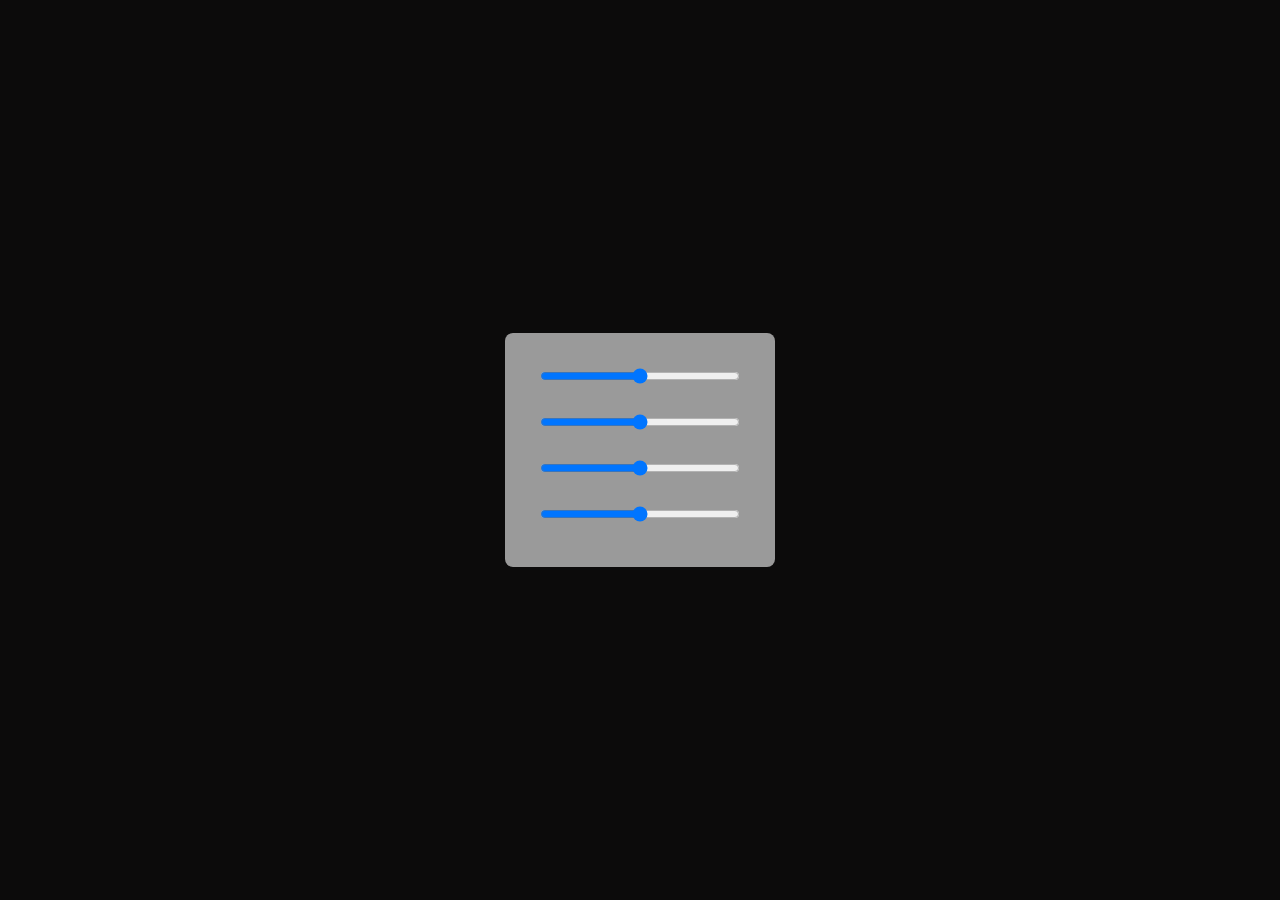
<file: hex-colour-picker/index.html>
<!DOCTYPE html>
<html lang="en">
  <head>
    <meta charset="UTF-8" />
    <meta name="viewport" content="width=device-width, initial-scale=1.0" />
    <title>play grouond</title>
    <link rel="stylesheet" href="./style.css" />
  </head>
  <body>

    <div class="container">
      <div class="rgb-box">
        <input value="0" type="range" class="r" min="0" max="255" >
        <input value="0" type="range" class="g" min="0" max="255" >
        <input value="0" type="range" class="b" min="0" max="255" >
        <input value="0" type="range" class="o" step="0.01" min="0" max="1" >
      </div>

      <p class="show-code" >hello</p>

    </div>

    <script src="./script.js"></script>
  </body>
</html>
</file>
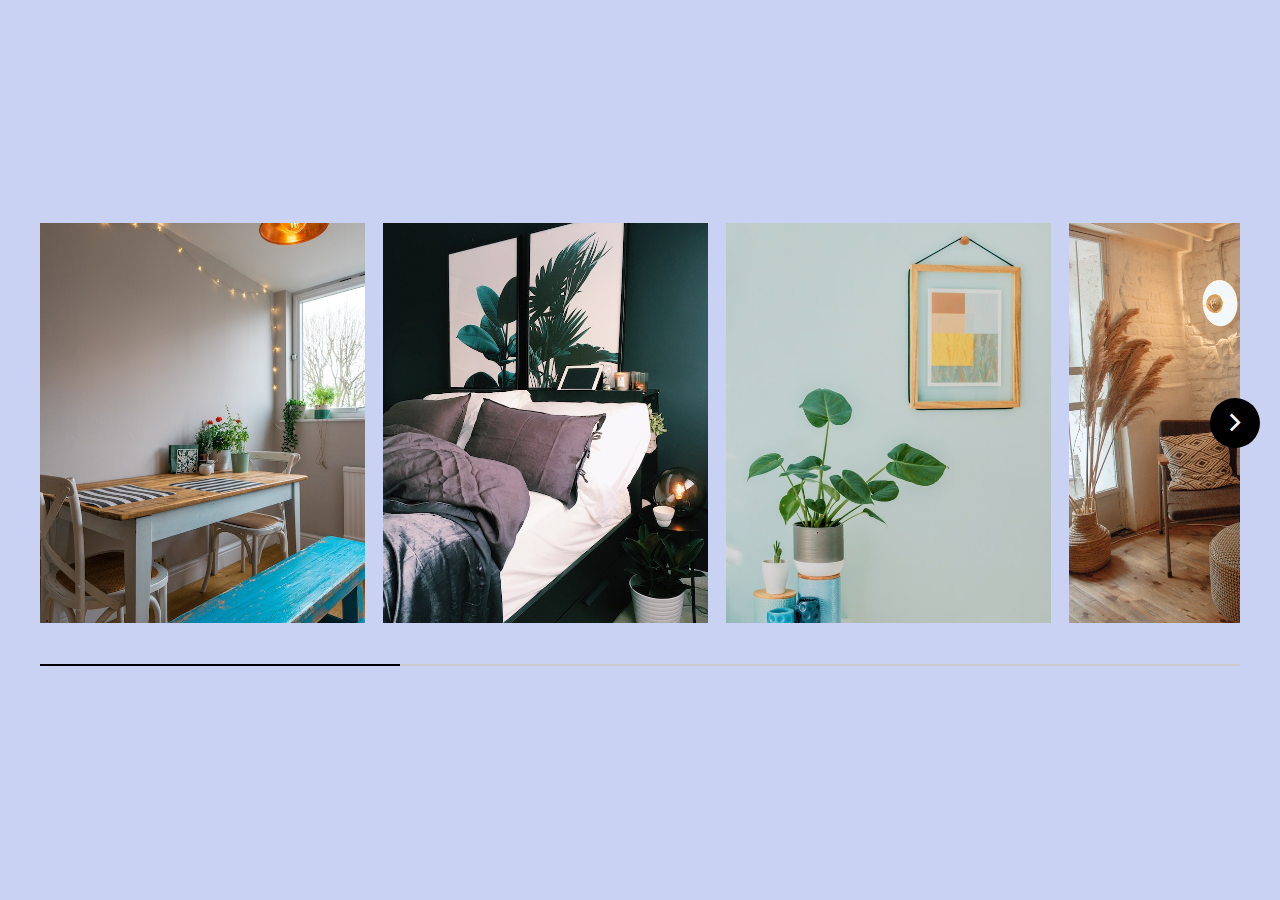
<file: Image Gallery 01/index.html>
<!DOCTYPE html>
<html lang="en">

<head>
    <meta charset="UTF-8">
    <meta name="viewport" content="width=device-width, initial-scale=1.0">
    <title>Image Slider</title>
    <link rel="stylesheet" href="style.css">
    <script src="script.js"></script>
    <link rel="stylesheet" href="https://fonts.googleapis.com/css2?family=Material+Symbols+Outlined:opsz,wght,FILL,GRAD@20..48,100..700,0..1,-50..200" />
    <script src="script.js" ></script>
</head>

<body>
    <div class="container">
        <div class="slider-wrapper">
            <button id="prev-slide" class=" slide-button material-symbols-outlined">chevron_left</button>
            <div class="image-list">
                <img src="img/img-1.jpg" alt="error" class="imge-item">
                <img src="img/img-2.jpg" alt="error" class="imge-item">
                <img src="img/img-3.jpg" alt="error" class="imge-item">
                <img src="img/img-4.jpg" alt="error" class="imge-item">
                <img src="img/img-5.jpg" alt="error" class="imge-item">
                <img src="img/img-6.jpg" alt="error" class="imge-item">
                <img src="img/img-7.jpg" alt="error" class="imge-item">
                <img src="img/img-8.jpg" alt="error" class="imge-item">
                <img src="img/img-9.jpg" alt="error" class="imge-item">
                <img src="img/img-10.jpg" alt="error" class="imge-item">
                <div class="imge-item btn"> <button class="btn-1"><a href="#">see more</a></button></div>
            </div>
            <button id="next-slide" class=" slide-button material-symbols-outlined">chevron_right</button>
        </div>
        <div class="slider-scrollbar">
            <div class="scrollbar-track">
                <div class="scrollbar-thumb"></div>
            </div>
        </div>
    </div>
</body>

</html>
</file>
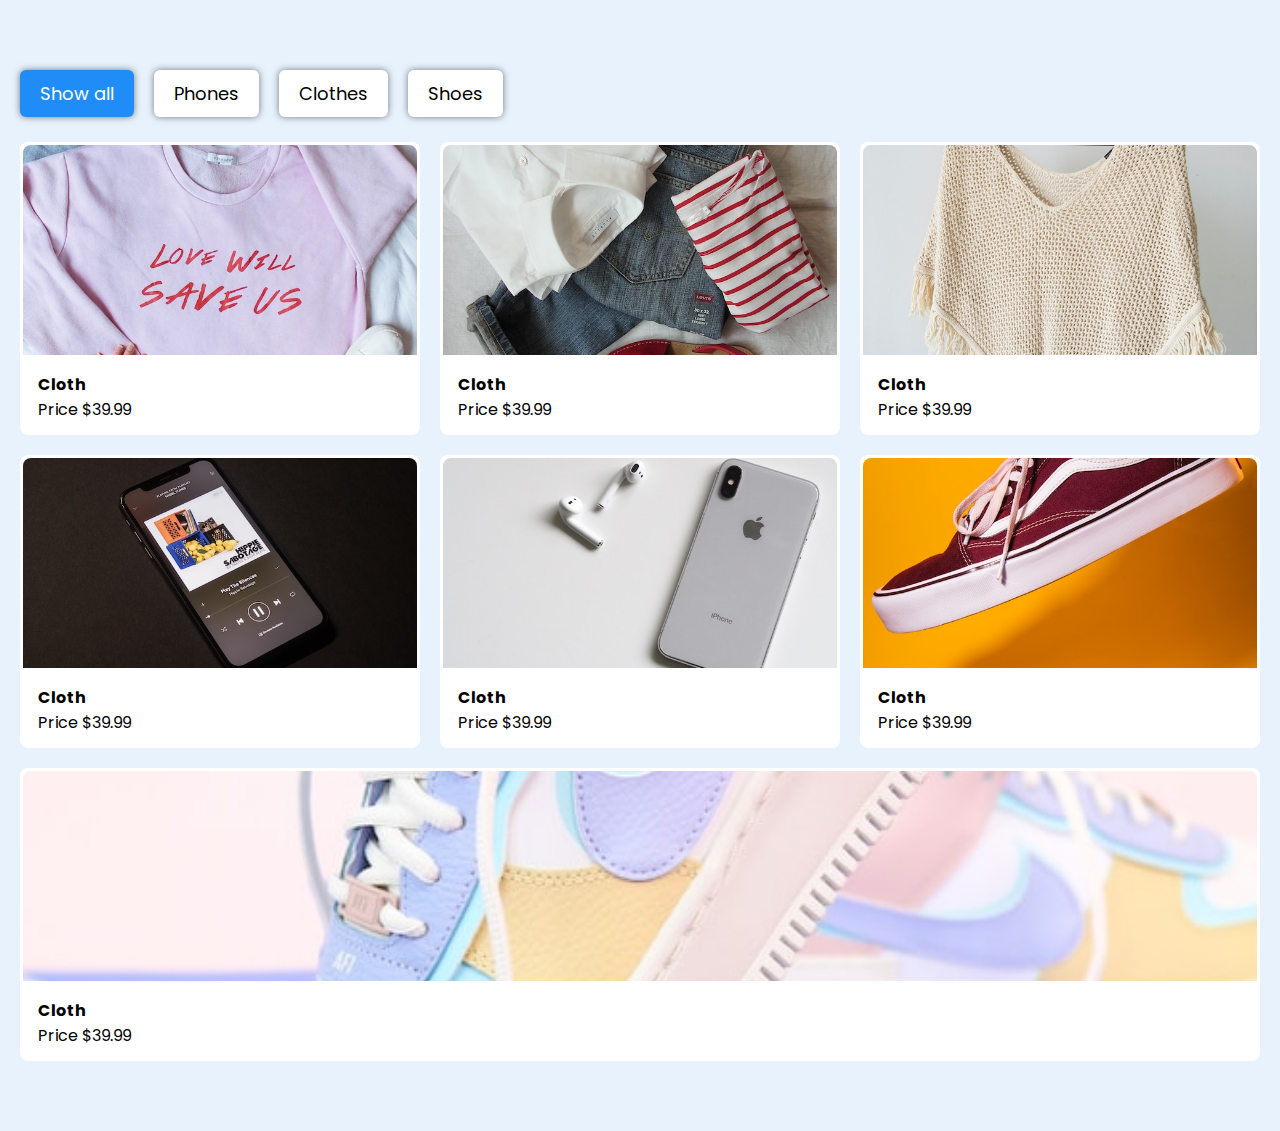
<file: imgae filgter/index.html>
<!DOCTYPE html>
<html lang="en">
<head>
    <meta charset="UTF-8">
    <meta name="viewport" content="width=device-width, initial-scale=1.0">
    <title>Image Filter</title>
    <link rel="stylesheet" href="./style.css">
</head>
<body>
    <div class="container">
        <div class="filter">
            <button class="active" data-name="all">Show all</button>
            <button data-name="phones">Phones</button>
            <button data-name="clothes">Clothes</button>
            <button data-name="shoes">Shoes</button>
        </div>
        <div class="card-gallery">
            <div class="card" data-name="clothes">
                <img src="./images/cloth-1.jpg" alt="">
                <div class="card-body">
                    <h6 class="card-title">Cloth</h6>
                    <p class="card-price">Price $39.99</p>
                </div>
            </div>
            <div class="card" data-name="clothes">
                <img src="./images/cloth-2.jpg" alt="">
                <div class="card-body">
                    <h6 class="card-title">Cloth</h6>
                    <p class="card-price">Price $39.99</p>
                </div>
            </div>
            <div class="card" data-name="clothes">
                <img src="./images/cloth-3.jpg" alt="">
                <div class="card-body">
                    <h6 class="card-title">Cloth</h6>
                    <p class="card-price">Price $39.99</p>
                </div>
            </div>
            <div class="card" data-name="phones">
                <img src="./images/phone-1.jpg" alt="">
                <div class="card-body">
                    <h6 class="card-title">Cloth</h6>
                    <p class="card-price">Price $39.99</p>
                </div>
            </div>
            <div class="card"  data-name="phones">
                <img src="./images/phone-2.jpg" alt="">
                <div class="card-body">
                    <h6 class="card-title">Cloth</h6>
                    <p class="card-price">Price $39.99</p>
                </div>
            </div>
            <div class="card"  data-name="shoes">
                <img src="./images/shoe-1.jpg" alt="">
                <div class="card-body">
                    <h6 class="card-title">Cloth</h6>
                    <p class="card-price">Price $39.99</p>
                </div>
            </div>
            <div class="card" data-name="shoes">
                <img src="./images/shoe-2.jpg" alt="">
                <div class="card-body">
                    <h6 class="card-title">Cloth</h6>
                    <p class="card-price">Price $39.99</p>
                </div>
            </div>


        </div>

    </div>

    <script src="script.js" defer></script>
</body>
</html>
</file>
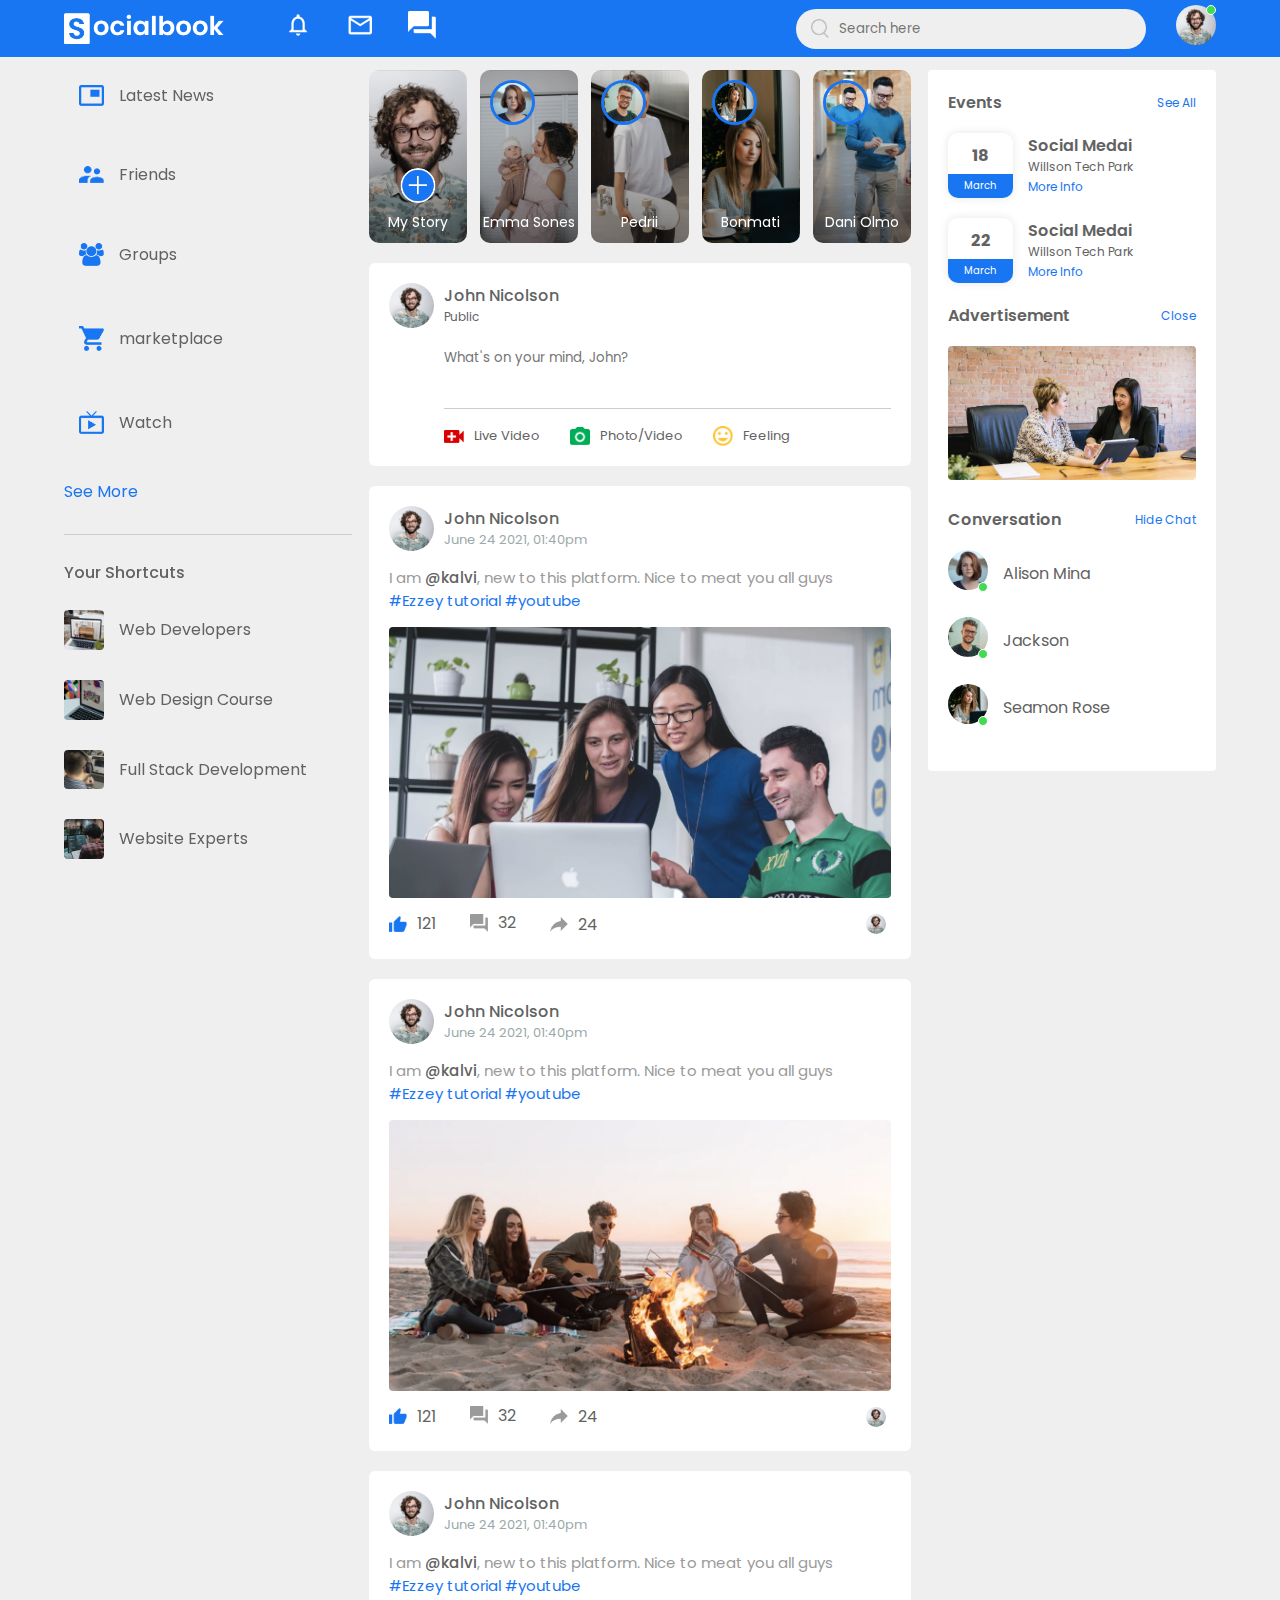
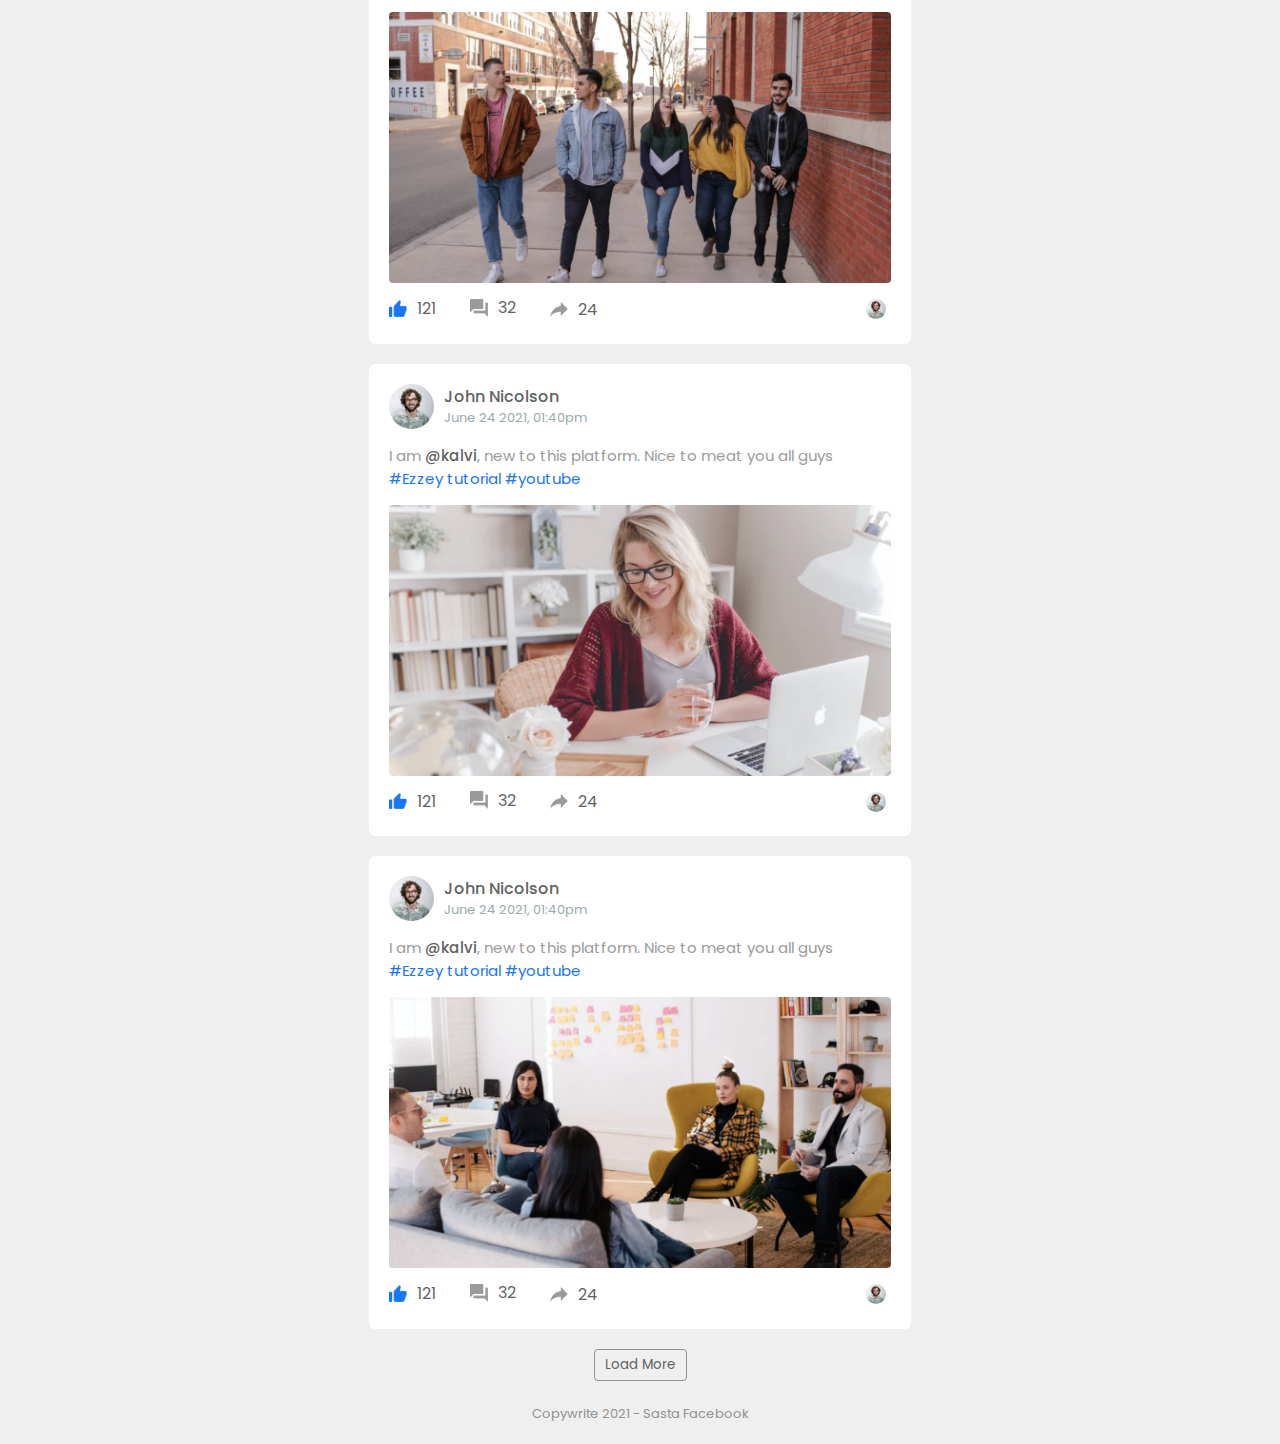
<file: Saata Facebook/index.html>
<!DOCTYPE html>
<html lang="en">
  <head>
    <meta charset="UTF-8" />
    <meta name="viewport" content="width=device-width, initial-scale=1.0" />
    <title>Sasta FaceBook</title>
    <link rel="stylesheet" href="./style.css" />
    <link
      rel="stylesheet"
      href="https://cdnjs.cloudflare.com/ajax/libs/font-awesome/6.6.0/css/all.min.css"
      integrity="sha512-Kc323vGBEqzTmouAECnVceyQqyqdsSiqLQISBL29aUW4U/M7pSPA/gEUZQqv1cwx4OnYxTxve5UMg5GT6L4JJg=="
      crossorigin="anonymous"
      referrerpolicy="no-referrer"
    />
  </head>
  <body>
    <nav>
      <div class="nav-left">
        <img class="logo" src="./images/logo.png" alt="socialbook" />
        <ul>
          <li><img src="./images/notification.png" alt="notification" /></li>
          <li><img src="./images/inbox.png" alt="inbox" /></li>
          <li><img src="./images/message.png" alt="message" /></li>
        </ul>
      </div>
      <div class="nav-right">
        <div class="search-box">
          <img src="./images/search.png" alt="search_icon" />
          <input type="text" placeholder="Search here" />
        </div>
        <div class="nav-user-icon online">
          <img src="./images/profile-pic.png" alt="dp" />
        </div>
      </div>

      

    </nav>

    <div class="container">
      <!------------------Left Slidebar------------------>
      <div class="left-sidebar">
        <div class="imp-links">
          <a href="#"><img src="./images/news.png" />Latest News</a>
          <a href="#"><img src="./images/friends.png" />Friends</a>
          <a href="#"><img src="./images/group.png" />Groups</a>
          <a href="#"><img src="./images/marketplace.png" />marketplace</a>
          <a href="#"><img src="./images/watch.png" />Watch</a>
          <a href="#">See More</a>
        </div>
        <div class="shortcut-links">
          <p>Your Shortcuts</p>
          <a href="#"><img src="./images/shortcut-1.png" />Web Developers</a>
          <a href="#"><img src="./images/shortcut-2.png" />Web Design Course</a>
          <a href="#"
            ><img src="./images/shortcut-3.png" />Full Stack Development</a
          >
          <a href="#"><img src="./images/shortcut-4.png" />Website Experts</a>
        </div>
      </div>
      <!------------------Main Slidebar------------------>

      <div class="main-content">
        <div class="story-gallery">
          <div class="story story1">
            <img src="./images/upload.png" />
            <p>My Story</p>
          </div>
          <div class="story story2">
            <img src="./images/member-1.png" />
            <p>Emma Sones</p>
          </div>
          <div class="story story3">
            <img src="./images/member-2.png" />
            <p>Pedrii</p>
          </div>
          <div class="story story4">
            <img src="./images/member-3.png" />
            <p>Bonmati</p>
          </div>
          <div class="story story5">
            <img src="./images/member-4.png" />
            <p>Dani Olmo</p>
          </div>
        </div>

        <div class="write-post-container">
          <div class="user-profile">
            <img src="./images/profile-pic.png" />
            <div>
              <p>John Nicolson</p>
              <small>Public <i class="fa-solid fa-caret-down"></i></small>
            </div>
          </div>

          <div class="post-input-container">
            <textarea
              rows="3"
              placeholder="What's on your mind, John?"
            ></textarea>

            <div class="add-post-links">
              <a href="#"><img src="./images/live-video.png" />Live Video</a>
              <a href="#"><img src="./images/photo.png" />Photo/Video</a>
              <a href="#"><img src="./images/feeling.png" />Feeling</a>
            </div>
          </div>
        </div>

        <div class="post-container">
          <div class="post-row">
            <div class="user-profile">
              <img src="./images/profile-pic.png" />
              <div>
                <p>John Nicolson</p>
                <span>June 24 2021, 01:40pm</span>
              </div>
            </div>

            <a href="#"><i class="fa-solid fa-ellipsis-vertical"></i></a>
          </div>

          <p class="post-text">
            I am <span>@kalvi</span>, new to this platform. Nice to meat you all
            guys <a href="#">#Ezzey tutorial</a> <a href="#">#youtube</a>
          </p>

          <img class="post-img" src="./images/feed-image-1.png" />

          <div class="post-row">
            <div class="activity-icons">
              <div><img src="./images/like-blue.png" />121</div>
              <div><img src="./images/comments.png" />32</div>
              <div><img src="./images/share.png" />24</div>
            </div>
            <div class="post-porfile-icon">
              <img src="./images/profile-pic.png" /><i
                class="fa-solid fa-caret-down"
              ></i>
            </div>
          </div>
        </div>


        <div class="post-container">
          <div class="post-row">
            <div class="user-profile">
              <img src="./images/profile-pic.png" />
              <div>
                <p>John Nicolson</p>
                <span>June 24 2021, 01:40pm</span>
              </div>
            </div>

            <a href="#"><i class="fa-solid fa-ellipsis-vertical"></i></a>
          </div>

          <p class="post-text">
            I am <span>@kalvi</span>, new to this platform. Nice to meat you all
            guys <a href="#">#Ezzey tutorial</a> <a href="#">#youtube</a>
          </p>

          <img class="post-img" src="./images/feed-image-2.png" />

          <div class="post-row">
            <div class="activity-icons">
              <div><img src="./images/like-blue.png" />121</div>
              <div><img src="./images/comments.png" />32</div>
              <div><img src="./images/share.png" />24</div>
            </div>
            <div class="post-porfile-icon">
              <img src="./images/profile-pic.png" /><i
                class="fa-solid fa-caret-down"
              ></i>
            </div>
          </div>
        </div>


        <div class="post-container">
          <div class="post-row">
            <div class="user-profile">
              <img src="./images/profile-pic.png" />
              <div>
                <p>John Nicolson</p>
                <span>June 24 2021, 01:40pm</span>
              </div>
            </div>

            <a href="#"><i class="fa-solid fa-ellipsis-vertical"></i></a>
          </div>

          <p class="post-text">
            I am <span>@kalvi</span>, new to this platform. Nice to meat you all
            guys <a href="#">#Ezzey tutorial</a> <a href="#">#youtube</a>
          </p>

          <img class="post-img" src="./images/feed-image-3.png" />

          <div class="post-row">
            <div class="activity-icons">
              <div><img src="./images/like-blue.png" />121</div>
              <div><img src="./images/comments.png" />32</div>
              <div><img src="./images/share.png" />24</div>
            </div>
            <div class="post-porfile-icon">
              <img src="./images/profile-pic.png" /><i
                class="fa-solid fa-caret-down"
              ></i>
            </div>
          </div>
        </div>


        <div class="post-container">
          <div class="post-row">
            <div class="user-profile">
              <img src="./images/profile-pic.png" />
              <div>
                <p>John Nicolson</p>
                <span>June 24 2021, 01:40pm</span>
              </div>
            </div>

            <a href="#"><i class="fa-solid fa-ellipsis-vertical"></i></a>
          </div>

          <p class="post-text">
            I am <span>@kalvi</span>, new to this platform. Nice to meat you all
            guys <a href="#">#Ezzey tutorial</a> <a href="#">#youtube</a>
          </p>

          <img class="post-img" src="./images/feed-image-4.png" />

          <div class="post-row">
            <div class="activity-icons">
              <div><img src="./images/like-blue.png" />121</div>
              <div><img src="./images/comments.png" />32</div>
              <div><img src="./images/share.png" />24</div>
            </div>
            <div class="post-porfile-icon">
              <img src="./images/profile-pic.png" /><i
                class="fa-solid fa-caret-down"
              ></i>
            </div>
          </div>
        </div>


        <div class="post-container">
          <div class="post-row">
            <div class="user-profile">
              <img src="./images/profile-pic.png" />
              <div>
                <p>John Nicolson</p>
                <span>June 24 2021, 01:40pm</span>
              </div>
            </div>

            <a href="#"><i class="fa-solid fa-ellipsis-vertical"></i></a>
          </div>

          <p class="post-text">
            I am <span>@kalvi</span>, new to this platform. Nice to meat you all
            guys <a href="#">#Ezzey tutorial</a> <a href="#">#youtube</a>
          </p>

          <img class="post-img" src="./images/feed-image-5.png" />

          <div class="post-row">
            <div class="activity-icons">
              <div><img src="./images/like-blue.png" />121</div>
              <div><img src="./images/comments.png" />32</div>
              <div><img src="./images/share.png" />24</div>
            </div>
            <div class="post-porfile-icon">
              <img src="./images/profile-pic.png" /><i
                class="fa-solid fa-caret-down"
              ></i>
            </div>
          </div>
        </div>

        <button class="load-btn">Load More</button>

      </div>
      <!------------------Right Slidebar------------------>
      <div class="right-sidebar">
        <div class="sldebar-title">
          <h4>Events</h4>
          <a href="#">See All</a>
        </div>

        <div class="event">
          <div class="left-event">
            <h3>18</h3>
            <span>March</span>
          </div>
          <div class="right-event">
            <h4>Social Medai</h4>
            <p><i class="fa-solid fa-location-dot"></i>Willson Tech Park</p>
            <a href="#">More Info</a>
          </div>
        </div>
        <div class="event">
          <div class="left-event">
            <h3>22</h3>
            <span>March</span>
          </div>
          <div class="right-event">
            <h4>Social Medai</h4>
            <p><i class="fa-solid fa-location-dot"></i>Willson Tech Park</p>
            <a href="#">More Info</a>
          </div>
        </div>

        <div class="sldebar-title">
          <h4>Advertisement</h4>
          <a href="#">Close</a>
        </div>

        <img class="sidebar-ads" src="./images/advertisement.png" />

        <div class="sldebar-title">
          <h4>Conversation</h4>
          <a href="#">Hide Chat</a>
        </div>

        <div class="online-list">
          <div class="online">
            <img src="./images/member-1.png" />
          </div>
          <p>Alison Mina</p>
        </div>

        <div class="online-list">
          <div class="online">
            <img src="./images/member-2.png" />
          </div>
          <p>Jackson</p>
        </div>

        <div class="online-list">
          <div class="online">
            <img src="./images/member-3.png" />
          </div>
          <p>Seamon Rose</p>
        </div>
      </div>
    </div>

    <footer>
      <p>Copywrite 2021 - Sasta Facebook</p>
    </footer>

    <script src="./script.js" defer></script>
  </body>
</html>
</file>
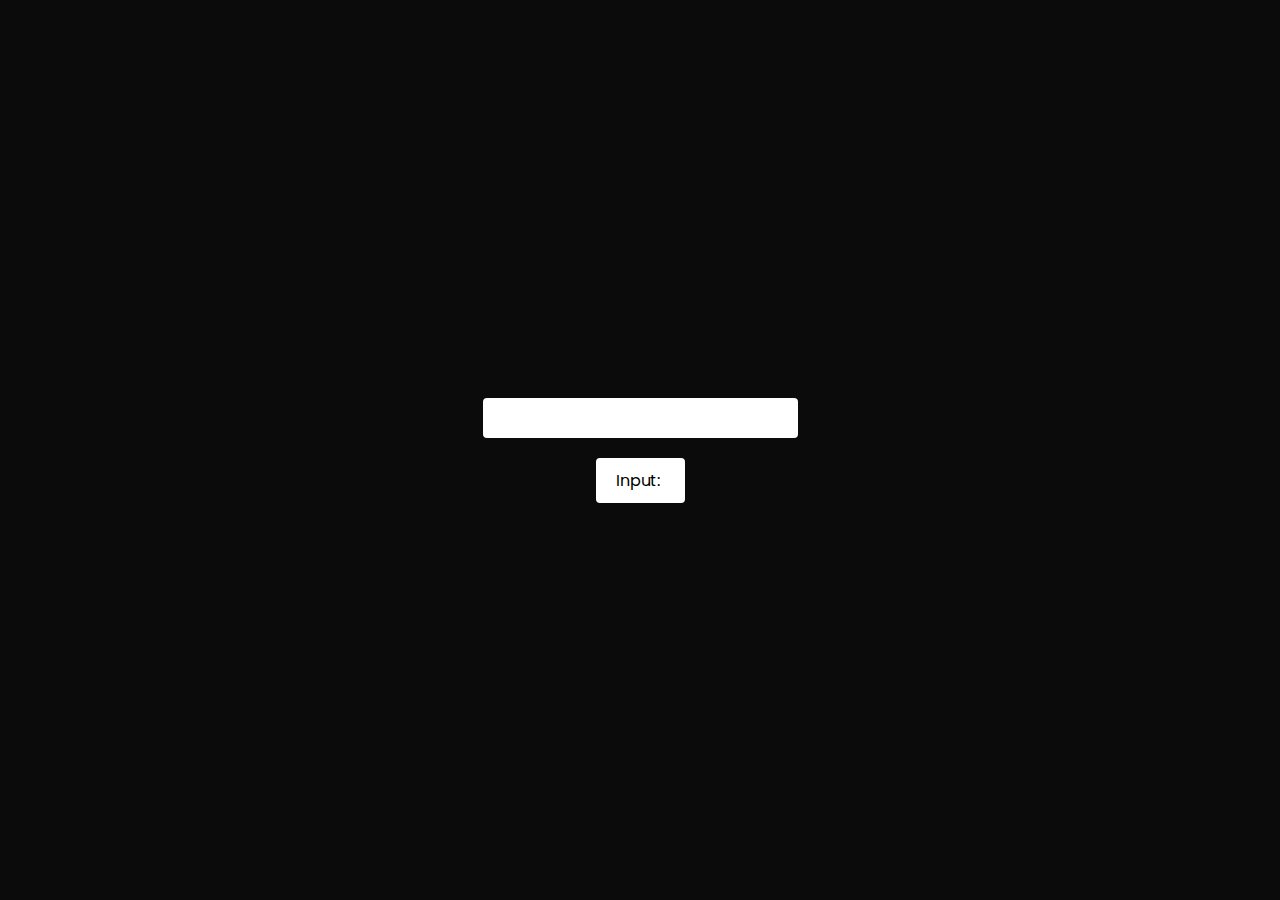
<file: Search-box/index.html>
<!DOCTYPE html>
<html lang="en">
  <head>
    <meta charset="UTF-8" />
    <meta name="viewport" content="width=device-width, initial-scale=1.0" />
    <title>play grouond</title>
    <link rel="stylesheet" href="./style.css" />
  </head>
  <body>
    <div class="search-box">
      <input class="search-input" type="text" />
      <img src="./assets/x-icon.png" class="x-icon" />
    </div>
    <div class="output">
      <span>Input: </span>
      <p></p>
    </div>
    <script src="./script.js"></script>
  </body>
</html>
</file>
<file: hex-colour-picker/style.css>
@import url("https://fonts.googleapis.com/css2?family=Poppins:wght@100;200;300;400;500;600;700&display=swap");
* {
  margin: 0;
  padding: 0;
  box-sizing: border-box;
  font-family: "Poppins", sans-serif;
}
body {
  width: 100%;
  height: 100vh;
  background: #0c0b0b;
  display: flex;  
  align-items: center;
  justify-content: center;
}

.container{
  display: flex;
  background: #ffffff96;
  padding: 25px 35px;
  border-radius: 8px;
  flex-direction: column;
  gap: 20px;
}

.show-code{
  text-align: center;
}

.rgb-box{
  margin-top: 10px;
  display: flex;
  flex-direction: column ;
  gap: 30px;
  
}

 input{
  width: 200px;
  cursor: grabbing;
}
</file>
<file: Image Gallery 01/style.css>
@import url('https://fonts.googleapis.com/css2?family=Poppins:wght@100;200;300;400;500;600;700&display=swap');
*{
    margin: 0;
    padding: 0;
    box-sizing: border-box;
    font-family: 'Poppins', sans-serif;
}
body {
    display: flex;
    align-items: center;
    justify-content: center;
    min-height: 100vh;
    background: #c9d2f2;
}
body .container{
    max-width: 1200px;
    width: 95%;
}
.slider-wrapper .slide-button{
    height: 50px;
    width: 50px;
    color: #fff;
    background: #000;
    font-size: 2.2rem;
    border-radius: 50%;
    cursor: pointer;
    outline: none;
    border: none;
    position: absolute;
    top: 50%;
    transform: translateY(-50%);
}
.slide-button:hover{
    background-color: #444;
    
}
.slider-wrapper{
    position: relative;
}
.slide-button#prev-slide{
    left: -20px;
    display: none;

}
.slide-button#next-slide{
    right: -20px;

}
.slider-wrapper .image-list{
    display: grid;
    gap: 18px;
    font-size: 0;
    grid-template-columns: repeat(11, 1fr);
    overflow-x: auto;
    scrollbar-width: none;
    margin-bottom: 30px;
}
.image-list .btn{
    display: flex;
    align-items: center;
    justify-content: center;
    background: rgb(255, 255, 255);
}
.image-list .btn .btn-1{
    height: 40px;
    width: 100px;
    background: #c9d2f2;
    border: none;
    border-radius: 7px;
    outline: none;
}
.btn .btn-1 a{
    text-decoration: none;
}
.slider-wrapper .image-list::-webkit-scrollbar{
    display: none;
}

.slider-wrapper .image-list .imge-item{
    width: 325px;
    height: 400px;
    object-fit: cover;    
}
.container .slider-scrollbar{
    height: 24px;
    width: 100%;
    /* background: red; */
    display: flex;
    align-items: center;

}
.slider-scrollbar .scrollbar-track{
    height: 2px;
    width: 100%;
    background: #ccc;
    position: relative;
}
.slider-scrollbar:hover .scrollbar-track{
    height: 4px;

}

.slider-scrollbar .scrollbar-thumb{
    position: absolute;
    height: 100%;
    width: 30%;
    background: #000;
    border-radius: inherit;
    cursor: grab;
}
.slider-scrollbar .scrollbar-thumb:active{
    cursor: grabbing;
    height: 8px;
    top: -2px;
}
.slider-scrollbar .scrollbar-thumb::after{
    content: '';
    position: absolute;
    left: 0;
    right: 0;
    top: -10px;
    bottom: -10px;
}
</file>
<file: imgae filgter/style.css>
@import url('https://fonts.googleapis.com/css2?family=Poppins:wght@100;200;300;400;500;600;700&display=swap');
*{
    margin: 0;
    padding: 0;
    box-sizing: border-box;
    font-family: 'Poppins', sans-serif;
}
body{
    min-height: 100dvh;
    background: #e7f2fd;

}

.container{
    position: relative;
    max-width: 1350px;
    width: 100%;
    padding: 20px;
    margin: 50px auto;

}
.filter{
    display: flex;
    align-items: center;
    gap: 20px;
    flex-wrap: wrap;
}
button{
    padding: 10px 20px;
    font-size: 18px;
    background: #fff;
    border: none;
    border-radius: 6px;
    box-shadow: 0 0 7px rgba(0, 0, 0, 0.5);
    cursor: pointer;
}

button:hover{
    background: #a0cefc3f;
}

.filter .active{
    color: #fff;
    background: #208cf8;
}

.card-gallery{
    margin-top: 25px;
    display: flex;
    gap: 20px;
    flex-wrap: wrap;
}

.card-gallery .card{
    flex-grow: 1;
    flex-basis: 300px;
    background: #fff;
    padding: 3px;
    border-radius: 8px;
}

.hide{
    display: none;
}

.card img{
    width: 100%;
    border-radius: 8px 8px 0 0;
    height: 210px;
    object-fit: cover;
}

.card .card-body{
    padding: 10px 15px;
}
.card-body .card-title{
    font-size: 16px;
}
</file>
<file: Saata Facebook/style.css>
@import url('https://fonts.googleapis.com/css2?family=Poppins:wght@100;200;300;400;500;600;700&display=swap');
*{
    margin: 0;
    padding: 0;
    box-sizing: border-box;
    font-family: 'Poppins', sans-serif;
}
body{
    background: #efefef;

}
nav{
    display: flex;
    align-items: center;
    justify-content: space-between;
    background: #1876f2;
    padding: 5px 5%;
    position: sticky;
    top: 0;
    z-index: 100;
}
nav .logo{
    width: 160px;
    margin-right: 45px;
}
nav .nav-left,
nav .nav-right{
    display: flex;
    align-items: center;
}

.nav-left ul li{
    list-style: none;
    display: inline-block;
}

.nav-left ul li img{
    width: 28px;
    margin: 0 15px;
}

.nav-right .nav-user-icon img{
    width: 40px;
    border-radius: 50%;
    cursor: pointer;

}

.nav-user-icon{
    margin-left: 30px;
}

.online{
    position: relative;
}
.online::after{
    content: '';
    width: 8px;
    height: 8px;
    border: 1px solid #fff;
    border-radius: 50%;
    background: #41db51;
    position: absolute;
    top: 0;
    right: 0;

}
.search-box{
    background: #efefef;
    width: 350px;
    border-radius: 20px ;
    display: flex;
    align-items: center;
    padding: 0 15px;

}
.search-box img{
    width: 18px;

}
.search-box input{
    width: 100%;
    background: transparent;
    padding: 10px;
    outline: none;
    border: 0;
}

/* ************* Container CSS ******************* */

.container{
    display: flex;
    justify-content: space-between;
    padding: 13px 5%;
}

.left-sidebar{
    flex-basis: 25%;
    position: sticky;
    top: 70px;
    align-self: flex-start;
    
}
.right-sidebar{
    flex-basis: 25%;
    position: sticky;
    top: 70px;
    align-self: flex-start;
    background: #fff;
    padding: 20px;
    border-radius: 4px;
    color: #626262;

}

.main-content{
    flex-basis: 47%;
}

/* *********** left side CSS ************ */

.imp-links a,
.shortcut-links a{
    text-decoration: none;
    display: flex;
    align-items: center;
    margin-bottom: 30px;
    color: #626262;
    width: fit-content;
}
.imp-links a:last-child{
    color: #1876f2;
}
.imp-links a img{
    width: 25px;
    margin: 15px;
}
.imp-links{
    border-bottom: 1px solid #ccc;

}

.shortcut-links a img{
    width: 40px;
    border-radius: 4px;
    margin-right: 15px;
}

.shortcut-links p{
    margin: 25px 0;
    color: #626262;
    font-weight: 500;

}


/* *********** Right side CSS ************ */

.sldebar-title{
    display: flex;
    justify-content: space-between;
    align-items: center;
    margin-bottom: 18px;

}
.right-sidebar h4{
    font-weight: 600;
    font-size: 16px;

}
.sldebar-title a{
    text-decoration: none;
    color: #1876f2;
    font-size: 12px;

}

.event{
    display: flex;
    font-size: 14px;
    margin-bottom: 20px;

}

.event p{
    font-size: 12px;

}
.event a{
    font-size: 12px;
    text-decoration: none;
    color: #1876f2;
}

.left-event{
    border-radius: 10px;
    height: 65PX;
    width: 65PX;
    margin-right: 15PX;
    padding-top: 10px;
    text-align: center;
    position: relative;
    overflow: hidden;
    box-shadow:  0 0 10px rgba(0, 0, 0, 0.1);
}

.left-event span{
    position: absolute;
    bottom: 0;
    left: 0;
    width: 100%;
    background: #1876f2;
    color: #fff;
    font-size: 10px;
    padding: 4px 0;
}

.sidebar-ads{
    width: 100%;
    margin-bottom: 20px;
    border-radius: 4px;

}

.online-list{
    display: flex;
    align-items: center;
    margin-bottom: 20px;

}
.online-list .online img{
    width: 40px;
    border-radius: 50%;
}

.online-list .online{
    width: 40px;
    border-radius: 50%;
    margin-right: 15px;
}

.online-list .online::after{
    top: unset;
    bottom: 5px;
}


/* *********** main slide ************* */

.story-gallery{
    display: flex;
    justify-content: space-between;
    margin-bottom: 20px;

}

.story{
    flex-basis: 18%;
    padding-top: 32%;
    position: relative;
    background-size: cover;
    border-radius: 10px;
    background-position: center;
    cursor: pointer;
}

.story img{
    position: absolute;
    width: 45px;
    border-radius: 50%;
    top: 10px;
    left: 10px;
    border: 3px solid #1876f2;
    cursor: pointer;

}

.story p{
    position: absolute;
    bottom: 10px;
    width: 100%;
    text-align: center;
    color: #fff;
    font-size: 14px;
}

.story1{
    background-image: linear-gradient(transparent, rgba(0,0,0,0.5)), url(./images/status-1.png);
    
}
.story1 img{
    left: 50%;
    top: unset;
    bottom: 40px;
    transform: translateX(-50%);
    border: 0px;
    width: 35px;
}
.story2{
    background-image: linear-gradient(transparent, rgba(0,0,0,0.5)), url(./images/status-2.png);
}
.story3{
    background-image: linear-gradient(transparent, rgba(0,0,0,0.5)), url(./images/status-3.png);
}
.story4{
    background-image: linear-gradient(transparent, rgba(0,0,0,0.5)), url(./images/status-4.png);
}
.story5{
    background-image: linear-gradient(transparent, rgba(0,0,0,0.5)), url(./images/status-5.png);
}


.write-post-container{
    width: 100%;
    background: #fff;
    border-radius: 6px;
    padding: 20px;
    color: #626262;
}
.user-profile{
    display: flex;
    align-items: center;
    
}

.user-profile img{
    width: 45px;
    border-radius: 50%;
    margin-right: 10px;

}
.user-profile p{
    margin-bottom: -5px;
    font-weight: 500;
    color: #626262;

}

.user-profile small{
    font-size: 12px;

}

.post-input-container {
    padding: 20px 0 0 55px;
}
.post-input-container textarea{
    width: 100%;
    border: 0;
    outline: none;
    border-bottom: 1px solid #ccc;
    background: transparent;
    resize: none;
}

.add-post-links{
    display: flex;
    margin-top: 10px;

}

.add-post-links a{
    text-decoration: none;
    display: flex;
    align-items: center;
    color: #626262;
    margin-right: 30px;
    font-size: 13px;

}
.add-post-links a img{
    width: 20px;
    margin-right: 10px;

}

.post-container{
    width: 100%;
    background: #fff;
    border-radius: 6px;
    padding: 20px;
    color: #626262;
    margin: 20px 0;
}

.post-container .user-profile span{
    font-size: 13px;
    color: #9aa9a9;
}

.post-text{
    color: #9a9a9a;
    margin: 15px 0;
    font-size: 15px;

}
.post-text span{
    color: #626262;
    font-weight: 500;
}
.post-text a{
    color: #1876f2;
    text-decoration: none;
}

.post-img{
    width: 100%;
    border-radius: 4px;
    margin-bottom: 5px;

}

.post-row{
    display: flex;
    align-items: center;
    justify-content: space-between;
}

.activity-icons div img{
    width: 18px;
    margin-right: 10px;


}
.activity-icons div{
    display: inline-flex;
    align-items: center;
    margin-right: 30px;

}

.post-porfile-icon {
    display: flex;
    align-items: center;

}
.post-porfile-icon img{
    width: 20px;
    border-radius: 50%;
    margin-right: 5px;
}

.post-row a{
    color: #919191;
}

.load-btn{
    cursor: pointer;
    padding: 5px 10px;
    display: block;
    margin: auto;
    border: 1px solid #919191;
    color: #626262;
    background: transparent;
    border-radius: 4px;

}

footer{
    text-align: center;
    color: #919191;
    padding: 10px 0 20px;
    font-size: 13px;
}
</file>
<file: Search-box/style.css>
@import url('https://fonts.googleapis.com/css2?family=Poppins:wght@100;200;300;400;500;600;700&display=swap');
*{
    margin: 0;
    padding: 0;
    box-sizing: border-box;
    font-family: 'Poppins', sans-serif;
}
body{
    width: 100%;
    height: 100dvh;
    background: #0c0b0b;
    display: flex;
    flex-direction: column;
    gap: 20px;
    align-items: center;
    justify-content: center;
}

.search-box{
    display: flex;
    align-items: center;
    justify-items: center;
    background: #fff;
    padding: 10px 20px;
    border-radius: 4px;
}
.search-box .search-input{
    outline: none;
    border: none;
}
.x-icon{
    width: 18px;
    cursor: pointer;
    visibility: hidden;
}

.output{
    background: #fff;
    padding: 10px 20px;
    border-radius: 4px;
    display: flex;
    gap: 5px;
}
</file>
